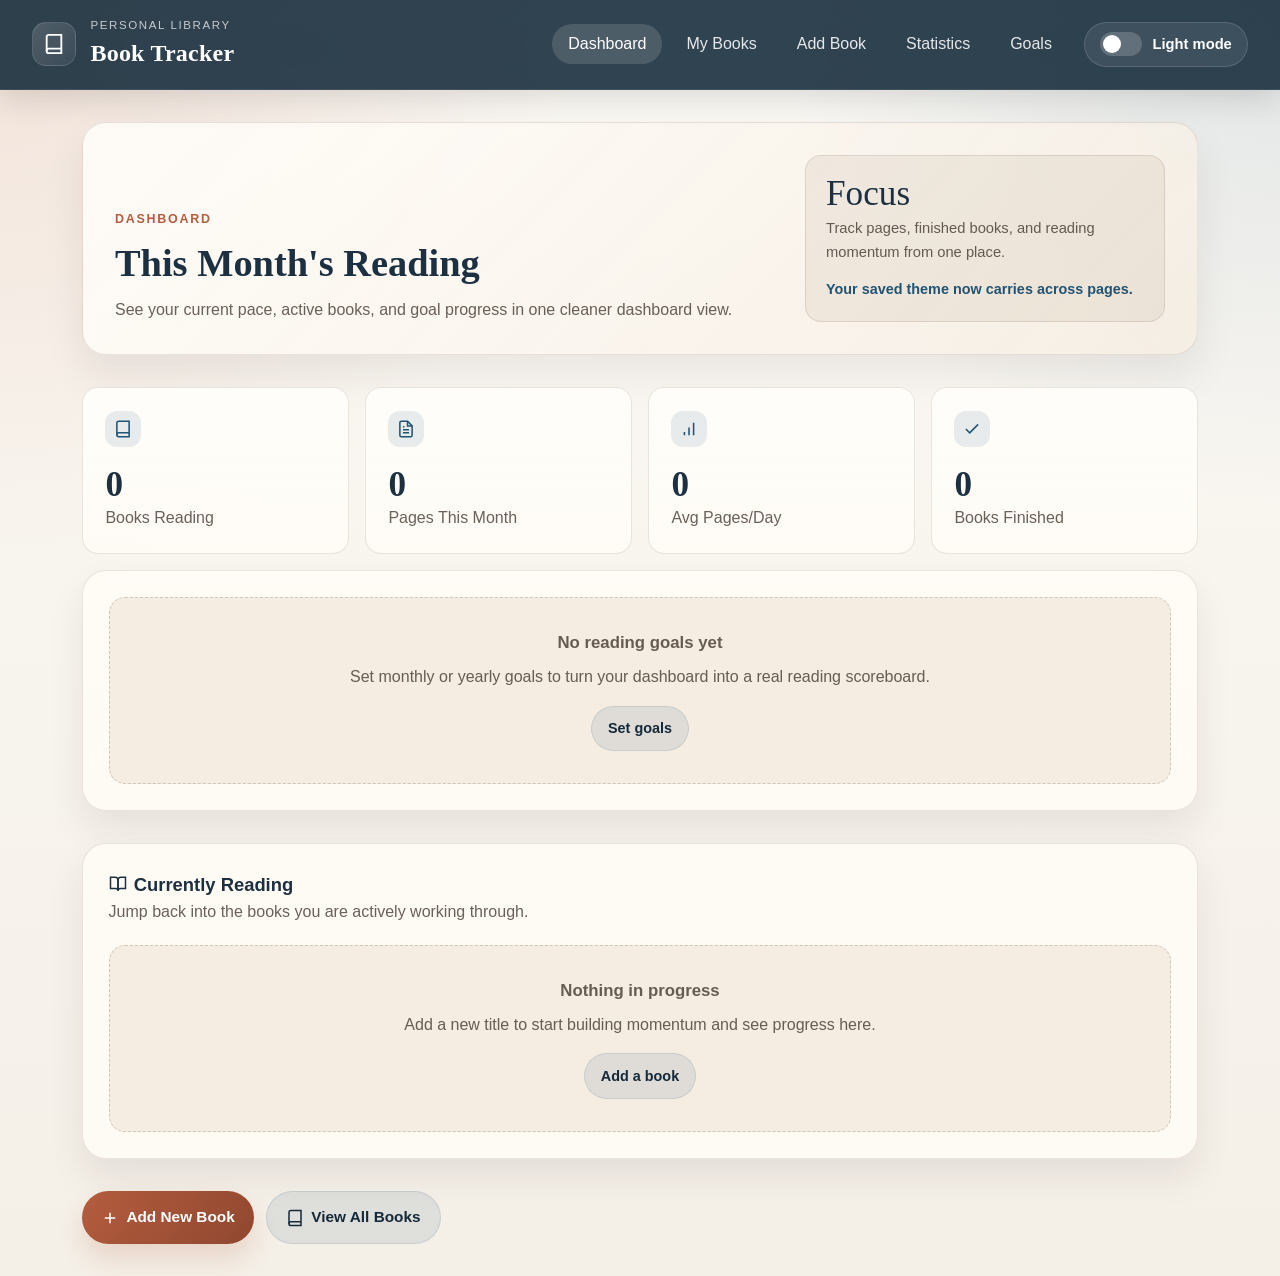
<file: index.html>
<!DOCTYPE html>
<html lang="en">
<head>
    <meta charset="UTF-8">
    <meta name="viewport" content="width=device-width, initial-scale=1.0">
    <title>Book Tracker - Dashboard</title>
    <link rel="stylesheet" href="css/styles.css">
</head>
<body>
    <nav class="navbar">
        <div class="brand">
            <div class="brand-mark">
                <svg class="icon" viewBox="0 0 24 24" fill="none" stroke="currentColor" stroke-width="2">
                    <path d="M4 19.5A2.5 2.5 0 0 1 6.5 17H20"></path>
                    <path d="M6.5 2H20v20H6.5A2.5 2.5 0 0 1 4 19.5v-15A2.5 2.5 0 0 1 6.5 2z"></path>
                </svg>
            </div>
            <div class="brand-copy">
                <span class="brand-kicker">Personal Library</span>
                <h1>Book Tracker</h1>
            </div>
        </div>
        <div class="nav-actions">
            <ul>
                <li><a href="index.html" class="active">Dashboard</a></li>
                <li><a href="books.html">My Books</a></li>
                <li><a href="add-book.html">Add Book</a></li>
                <li><a href="stats.html">Statistics</a></li>
                <li><a href="goals.html">Goals</a></li>
            </ul>
            <button type="button" class="theme-toggle" id="themeToggle" aria-label="Toggle color theme">
                <span class="theme-toggle-track" aria-hidden="true"><span class="theme-toggle-thumb"></span></span>
                <span class="theme-toggle-label" data-theme-label>Light mode</span>
            </button>
        </div>
    </nav>

    <div class="container">
        <section class="page-intro">
            <div class="page-intro-copy">
                <span class="eyebrow">Dashboard</span>
                <h2>This Month's Reading</h2>
                <p>See your current pace, active books, and goal progress in one cleaner dashboard view.</p>
            </div>
            <div class="hero-panel">
                <p class="hero-metric">Focus</p>
                <p class="hero-metric-label">Track pages, finished books, and reading momentum from one place.</p>
                <p class="hero-metric-note">Your saved theme now carries across pages.</p>
            </div>
        </section>

        <div class="stats-grid">
            <div class="stat-card">
                <svg class="stat-icon" viewBox="0 0 24 24" fill="none" stroke="currentColor" stroke-width="2">
                    <path d="M4 19.5A2.5 2.5 0 0 1 6.5 17H20"></path>
                    <path d="M6.5 2H20v20H6.5A2.5 2.5 0 0 1 4 19.5v-15A2.5 2.5 0 0 1 6.5 2z"></path>
                </svg>
                <h3 id="totalBooks">0</h3>
                <p>Books Reading</p>
            </div>
            <div class="stat-card">
                <svg class="stat-icon" viewBox="0 0 24 24" fill="none" stroke="currentColor" stroke-width="2">
                    <path d="M14 2H6a2 2 0 0 0-2 2v16a2 2 0 0 0 2 2h12a2 2 0 0 0 2-2V8z"></path>
                    <polyline points="14 2 14 8 20 8"></polyline>
                    <line x1="16" y1="13" x2="8" y2="13"></line>
                    <line x1="16" y1="17" x2="8" y2="17"></line>
                    <polyline points="10 9 9 9 8 9"></polyline>
                </svg>
                <h3 id="totalPages">0</h3>
                <p>Pages This Month</p>
            </div>
            <div class="stat-card">
                <svg class="stat-icon" viewBox="0 0 24 24" fill="none" stroke="currentColor" stroke-width="2">
                    <line x1="12" y1="20" x2="12" y2="10"></line>
                    <line x1="18" y1="20" x2="18" y2="4"></line>
                    <line x1="6" y1="20" x2="6" y2="16"></line>
                </svg>
                <h3 id="avgPages">0</h3>
                <p>Avg Pages/Day</p>
            </div>
            <div class="stat-card">
                <svg class="stat-icon" viewBox="0 0 24 24" fill="none" stroke="currentColor" stroke-width="2">
                    <polyline points="20 6 9 17 4 12"></polyline>
                </svg>
                <h3 id="booksFinished">0</h3>
                <p>Books Finished</p>
            </div>
        </div>

        <div class="section" id="goalsProgress"></div>

        <div class="section">
            <div class="section-header">
                <div>
                    <h3>
                        <svg class="icon-small" viewBox="0 0 24 24" fill="none" stroke="currentColor" stroke-width="2">
                            <path d="M2 3h6a4 4 0 0 1 4 4v14a3 3 0 0 0-3-3H2z"></path>
                            <path d="M22 3h-6a4 4 0 0 0-4 4v14a3 3 0 0 1 3-3h7z"></path>
                        </svg>
                        Currently Reading
                    </h3>
                    <p class="section-subtitle">Jump back into the books you are actively working through.</p>
                </div>
            </div>
            <div id="currentlyReading">
                <p>Loading...</p>
            </div>
        </div>

        <div class="quick-actions">
            <a href="add-book.html" class="btn btn-primary">
                <svg class="icon-small" viewBox="0 0 24 24" fill="none" stroke="currentColor" stroke-width="2">
                    <line x1="12" y1="5" x2="12" y2="19"></line>
                    <line x1="5" y1="12" x2="19" y2="12"></line>
                </svg>
                Add New Book
            </a>
            <a href="books.html" class="btn btn-secondary">
                <svg class="icon-small" viewBox="0 0 24 24" fill="none" stroke="currentColor" stroke-width="2">
                    <path d="M4 19.5A2.5 2.5 0 0 1 6.5 17H20"></path>
                    <path d="M6.5 2H20v20H6.5A2.5 2.5 0 0 1 4 19.5v-15A2.5 2.5 0 0 1 6.5 2z"></path>
                </svg>
                View All Books
            </a>
        </div>
    </div>

    <script src="js/app.js"></script>
</body>
</html>
</file>
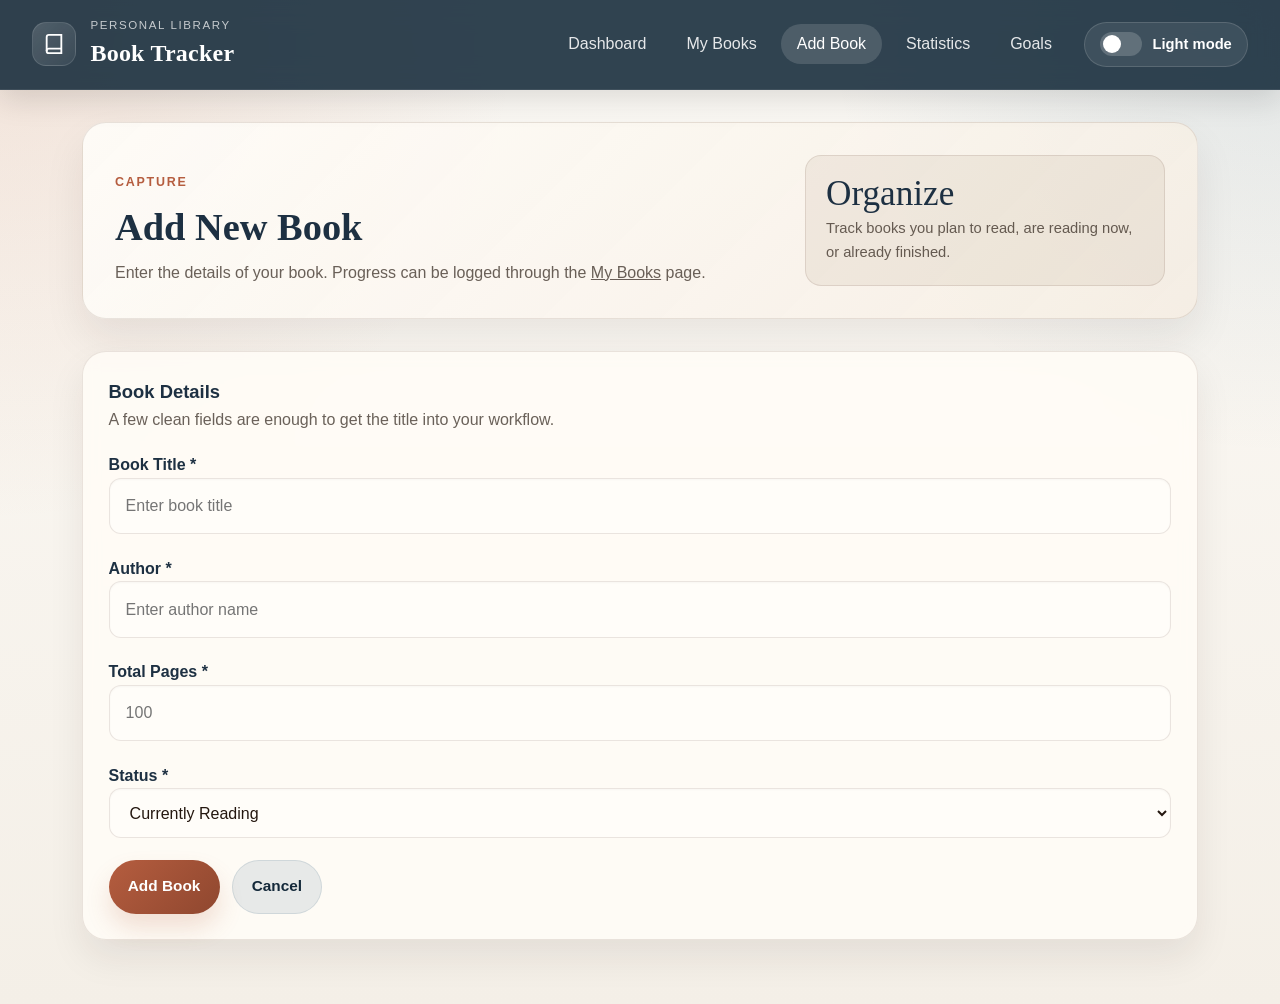
<file: add-book.html>
<!DOCTYPE html>
<html lang="en">
<head>
    <meta charset="UTF-8">
    <meta name="viewport" content="width=device-width, initial-scale=1.0">
    <title>Add Book - Book Tracker</title>
    <link rel="stylesheet" href="css/styles.css">
</head>
<body>
    <nav class="navbar">
        <div class="brand">
            <div class="brand-mark">
                <svg class="icon" viewBox="0 0 24 24" fill="none" stroke="currentColor" stroke-width="2">
                    <path d="M4 19.5A2.5 2.5 0 0 1 6.5 17H20"></path>
                    <path d="M6.5 2H20v20H6.5A2.5 2.5 0 0 1 4 19.5v-15A2.5 2.5 0 0 1 6.5 2z"></path>
                </svg>
            </div>
            <div class="brand-copy">
                <span class="brand-kicker">Personal Library</span>
                <h1>Book Tracker</h1>
            </div>
        </div>
        <div class="nav-actions">
            <ul>
                <li><a href="index.html">Dashboard</a></li>
                <li><a href="books.html">My Books</a></li>
                <li><a href="add-book.html" class="active">Add Book</a></li>
                <li><a href="stats.html">Statistics</a></li>
                <li><a href="goals.html">Goals</a></li>
            </ul>
            <button type="button" class="theme-toggle" id="themeToggle" aria-label="Toggle color theme">
                <span class="theme-toggle-track" aria-hidden="true"><span class="theme-toggle-thumb"></span></span>
                <span class="theme-toggle-label" data-theme-label>Light mode</span>
            </button>
        </div>
    </nav>

    <div class="container">
        <section class="page-intro">
            <div class="page-intro-copy">
                <span class="eyebrow">Capture</span>
                <h2>Add New Book</h2>
                <p>Enter the details of your book. Progress can be logged through the <a href="books.html">My Books</a> page.
            </div>
            <div class="hero-panel">
                <p class="hero-metric">Organize</p>
                <p class="hero-metric-label">Track books you plan to read, are reading now, or already finished.</p>
            </div>
        </section>

        <div class="section">
            <div class="section-header">
                <div>
                    <h3>Book Details</h3>
                    <p class="section-subtitle">A few clean fields are enough to get the title into your workflow.</p>
                </div>
            </div>
            <form id="addBookForm">
                <div class="form-group">
                    <label for="title">Book Title *</label>
                    <input type="text" id="title" required placeholder="Enter book title">
                </div>
                
                <div class="form-group">
                    <label for="author">Author *</label>
                    <input type="text" id="author" required placeholder="Enter author name">
                </div>
                
                <div class="form-group">
                    <label for="totalPages">Total Pages *</label>
                    <input type="number" id="totalPages" min="1" required placeholder="100">
                </div>
                
                <div class="form-group">
                    <label for="status">Status *</label>
                    <select id="status" required>
                        <option value="want">Want to Read</option>
                        <option value="reading" selected>Currently Reading</option>
                        <option value="finished">Finished</option>
                    </select>
                </div>
                
                <div class="form-actions">
                    <button type="submit" class="btn btn-primary">Add Book</button>
                    <a href="books.html" class="btn btn-secondary">Cancel</a>
                </div>
            </form>
        </div>
    </div>

    <script src="js/app.js"></script>
</body>
</html>
</file>
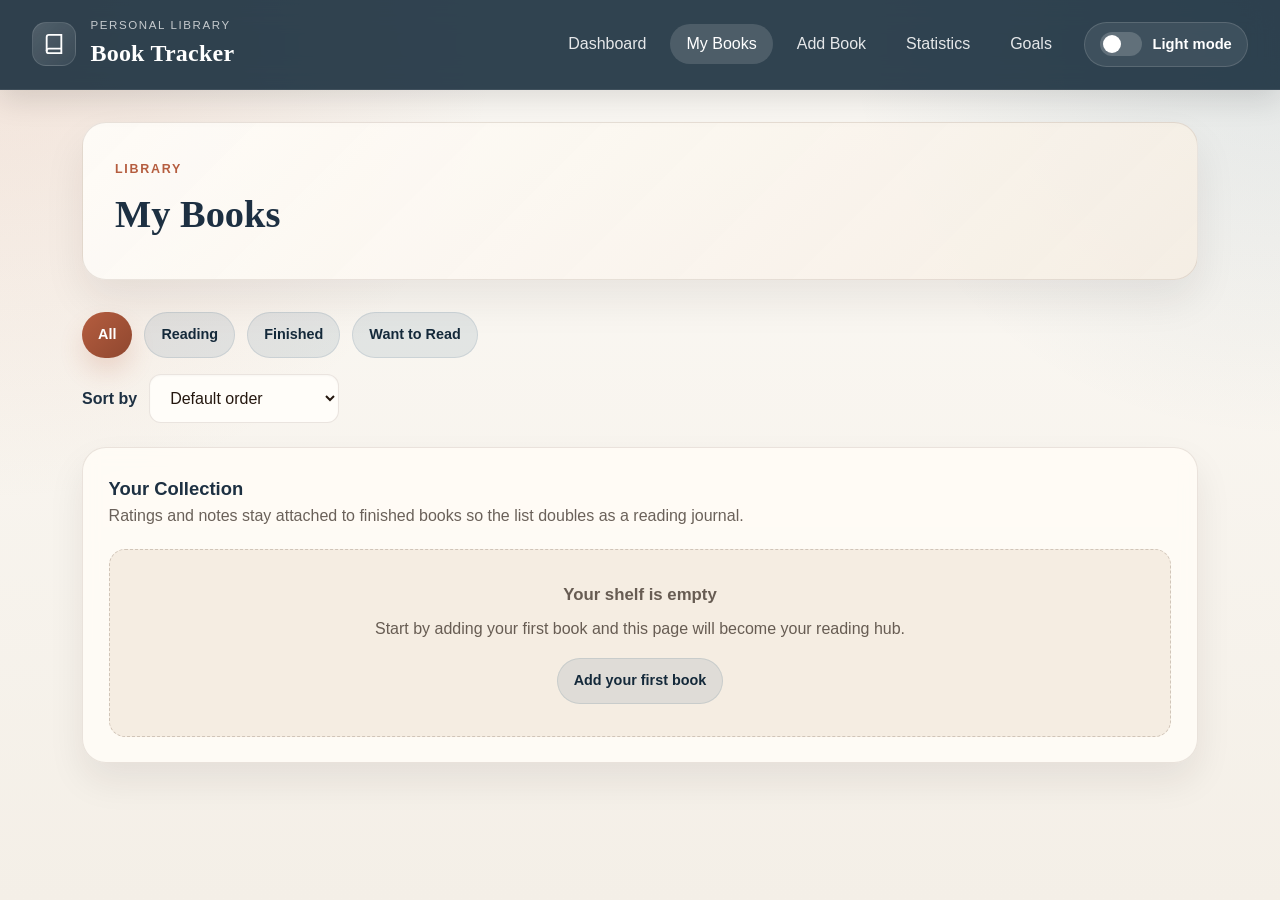
<file: books.html>
<!DOCTYPE html>
<html lang="en">
<head>
    <meta charset="UTF-8">
    <meta name="viewport" content="width=device-width, initial-scale=1.0">
    <title>My Books - Book Tracker</title>
    <link rel="stylesheet" href="css/styles.css">
</head>
<body>
    <nav class="navbar">
        <div class="brand">
            <div class="brand-mark">
                <svg class="icon" viewBox="0 0 24 24" fill="none" stroke="currentColor" stroke-width="2">
                    <path d="M4 19.5A2.5 2.5 0 0 1 6.5 17H20"></path>
                    <path d="M6.5 2H20v20H6.5A2.5 2.5 0 0 1 4 19.5v-15A2.5 2.5 0 0 1 6.5 2z"></path>
                </svg>
            </div>
            <div class="brand-copy">
                <span class="brand-kicker">Personal Library</span>
                <h1>Book Tracker</h1>
            </div>
        </div>
        <div class="nav-actions">
            <ul>
                <li><a href="index.html">Dashboard</a></li>
                <li><a href="books.html" class="active">My Books</a></li>
                <li><a href="add-book.html">Add Book</a></li>
                <li><a href="stats.html">Statistics</a></li>
                <li><a href="goals.html">Goals</a></li>
            </ul>
            <button type="button" class="theme-toggle" id="themeToggle" aria-label="Toggle color theme">
                <span class="theme-toggle-track" aria-hidden="true"><span class="theme-toggle-thumb"></span></span>
                <span class="theme-toggle-label" data-theme-label>Light mode</span>
            </button>
        </div>
    </nav>

    <div class="container">
        <section class="page-intro">
            <div class="page-intro-copy">
                <span class="eyebrow">Library</span>
                <h2>My Books</h2>
                
            </div>
        </section>
        
        <div class="filter-buttons">
            <button class="btn btn-small btn-primary" id="btn-all" onclick="filterBooks('all', this)">All</button>
            <button class="btn btn-small btn-secondary" id="btn-reading" onclick="filterBooks('reading', this)">Reading</button>
            <button class="btn btn-small btn-secondary" id="btn-finished" onclick="filterBooks('finished', this)">Finished</button>
            <button class="btn btn-small btn-secondary" id="btn-want" onclick="filterBooks('want', this)">Want to Read</button>
        </div>

        <div class="sort-controls">
            <label for="sortBooks">Sort by</label>
            <select id="sortBooks" onchange="setBookSort(this.value)">
                <option value="default">Default order</option>
                <option value="rating-desc">Highest rated</option>
                <option value="rating-asc">Lowest rated</option>
            </select>
        </div>
        
        <div class="section">
            <div class="section-header">
                <div>
                    <h3>Your Collection</h3>
                    <p class="section-subtitle">Ratings and notes stay attached to finished books so the list doubles as a reading journal.</p>
                </div>
            </div>
            <div id="bookList" class="book-list">
                <p>Loading books...</p>
            </div>
        </div>
    </div>

    <script src="js/app.js"></script>
</body>
</html>
</file>
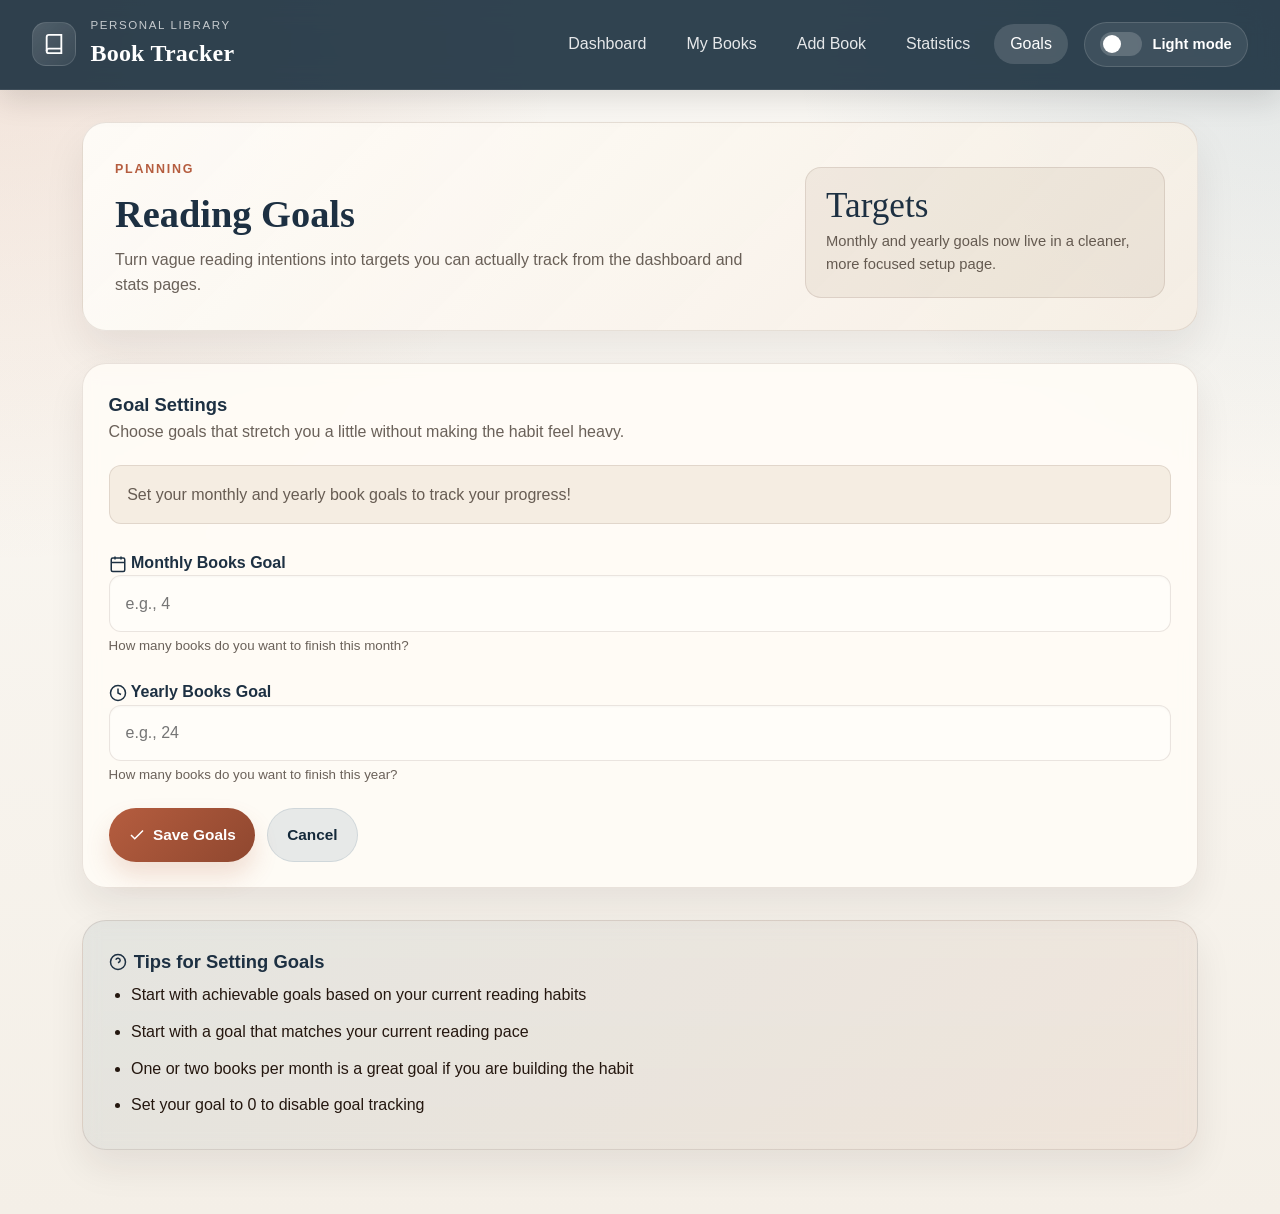
<file: goals.html>
<!DOCTYPE html>
<html lang="en">
<head>
    <meta charset="UTF-8">
    <meta name="viewport" content="width=device-width, initial-scale=1.0">
    <title>Reading Goals - Book Tracker</title>
    <link rel="stylesheet" href="css/styles.css">
</head>
<body>
    <nav class="navbar">
        <div class="brand">
            <div class="brand-mark">
                <svg class="icon" viewBox="0 0 24 24" fill="none" stroke="currentColor" stroke-width="2">
                    <path d="M4 19.5A2.5 2.5 0 0 1 6.5 17H20"></path>
                    <path d="M6.5 2H20v20H6.5A2.5 2.5 0 0 1 4 19.5v-15A2.5 2.5 0 0 1 6.5 2z"></path>
                </svg>
            </div>
            <div class="brand-copy">
                <span class="brand-kicker">Personal Library</span>
                <h1>Book Tracker</h1>
            </div>
        </div>
        <div class="nav-actions">
            <ul>
                <li><a href="index.html">Dashboard</a></li>
                <li><a href="books.html">My Books</a></li>
                <li><a href="add-book.html">Add Book</a></li>
                <li><a href="stats.html">Statistics</a></li>
                <li><a href="goals.html" class="active">Goals</a></li>
            </ul>
            <button type="button" class="theme-toggle" id="themeToggle" aria-label="Toggle color theme">
                <span class="theme-toggle-track" aria-hidden="true"><span class="theme-toggle-thumb"></span></span>
                <span class="theme-toggle-label" data-theme-label>Light mode</span>
            </button>
        </div>
    </nav>

    <div class="container">
        <section class="page-intro">
            <div class="page-intro-copy">
                <span class="eyebrow">Planning</span>
                <h2>Reading Goals</h2>
                <p>Turn vague reading intentions into targets you can actually track from the dashboard and stats pages.</p>
            </div>
            <div class="hero-panel">
                <p class="hero-metric">Targets</p>
                <p class="hero-metric-label">Monthly and yearly goals now live in a cleaner, more focused setup page.</p>
            </div>
        </section>
        
        <div class="section">
            <div class="section-header">
                <div>
                    <h3>Goal Settings</h3>
                    <p class="section-subtitle">Choose goals that stretch you a little without making the habit feel heavy.</p>
                </div>
            </div>
            <p class="info-text">Set your monthly and yearly book goals to track your progress!</p>
            
            <form id="goalsForm">
                <div class="form-group">
                    <label for="monthlyGoal">
                        <svg class="icon-small" viewBox="0 0 24 24" fill="none" stroke="currentColor" stroke-width="2">
                            <rect x="3" y="4" width="18" height="18" rx="2" ry="2"></rect>
                            <line x1="16" y1="2" x2="16" y2="6"></line>
                            <line x1="8" y1="2" x2="8" y2="6"></line>
                            <line x1="3" y1="10" x2="21" y2="10"></line>
                        </svg>
                        Monthly Books Goal
                    </label>
                    <input type="number" id="monthlyGoal" min="0" placeholder="e.g., 4">
                    <small>How many books do you want to finish this month?</small>
                </div>
                
                <div class="form-group">
                    <label for="yearlyGoal">
                        <svg class="icon-small" viewBox="0 0 24 24" fill="none" stroke="currentColor" stroke-width="2">
                            <circle cx="12" cy="12" r="10"></circle>
                            <polyline points="12 6 12 12 16 14"></polyline>
                        </svg>
                        Yearly Books Goal
                    </label>
                    <input type="number" id="yearlyGoal" min="0" placeholder="e.g., 24">
                    <small>How many books do you want to finish this year?</small>
                </div>
                
                <div class="form-actions">
                    <button type="submit" class="btn btn-primary">
                        <svg class="icon-small" viewBox="0 0 24 24" fill="none" stroke="currentColor" stroke-width="2">
                            <polyline points="20 6 9 17 4 12"></polyline>
                        </svg>
                        Save Goals
                    </button>
                    <a href="index.html" class="btn btn-secondary">Cancel</a>
                </div>
            </form>
        </div>
        
        <div class="section tips">
            <h3>
                <svg class="icon-small" viewBox="0 0 24 24" fill="none" stroke="currentColor" stroke-width="2">
                    <circle cx="12" cy="12" r="10"></circle>
                    <path d="M9.09 9a3 3 0 0 1 5.83 1c0 2-3 3-3 3"></path>
                    <line x1="12" y1="17" x2="12.01" y2="17"></line>
                </svg>
                Tips for Setting Goals
            </h3>
            <ul>
                <li>Start with achievable goals based on your current reading habits</li>
                <li>Start with a goal that matches your current reading pace</li>
                <li>One or two books per month is a great goal if you are building the habit</li>
                <li>Set your goal to 0 to disable goal tracking</li>
            </ul>
        </div>
    </div>

    <script src="js/app.js"></script>
</body>
</html>
</file>
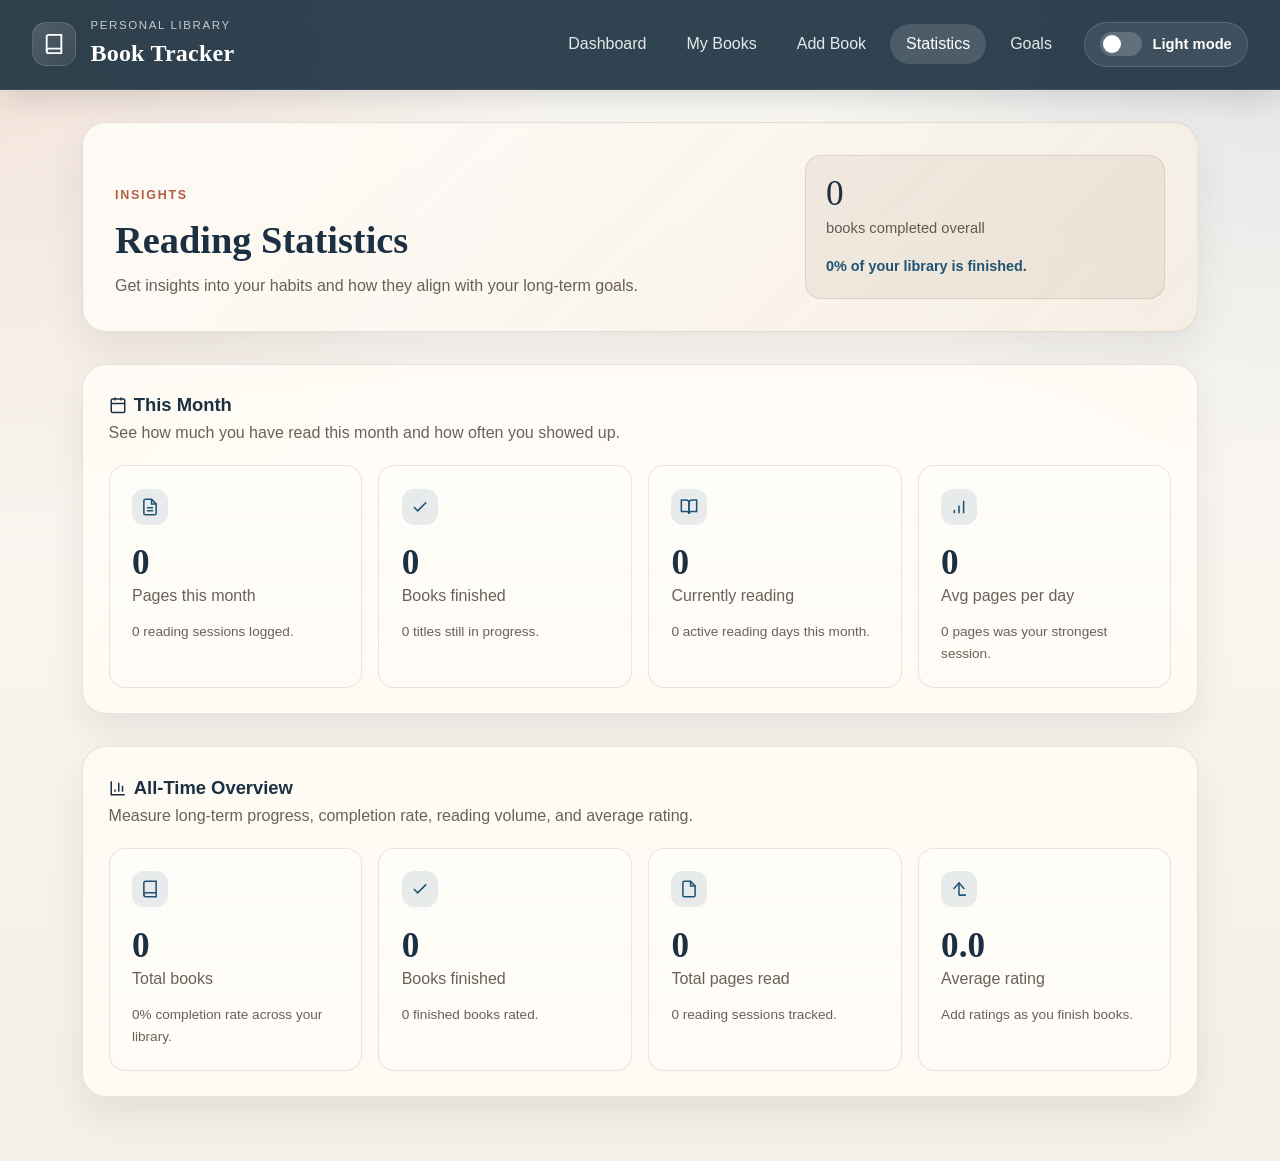
<file: stats.html>
<!DOCTYPE html>
<html lang="en">
<head>
    <meta charset="UTF-8">
    <meta name="viewport" content="width=device-width, initial-scale=1.0">
    <title>Statistics - Book Tracker</title>
    <link rel="stylesheet" href="css/styles.css">
</head>
<body>
    <nav class="navbar">
        <div class="brand">
            <div class="brand-mark">
                <svg class="icon" viewBox="0 0 24 24" fill="none" stroke="currentColor" stroke-width="2">
                    <path d="M4 19.5A2.5 2.5 0 0 1 6.5 17H20"></path>
                    <path d="M6.5 2H20v20H6.5A2.5 2.5 0 0 1 4 19.5v-15A2.5 2.5 0 0 1 6.5 2z"></path>
                </svg>
            </div>
            <div class="brand-copy">
                <span class="brand-kicker">Personal Library</span>
                <h1>Book Tracker</h1>
            </div>
        </div>
        <div class="nav-actions">
            <ul>
                <li><a href="index.html">Dashboard</a></li>
                <li><a href="books.html">My Books</a></li>
                <li><a href="add-book.html">Add Book</a></li>
                <li><a href="stats.html" class="active">Statistics</a></li>
                <li><a href="goals.html">Goals</a></li>
            </ul>
            <button type="button" class="theme-toggle" id="themeToggle" aria-label="Toggle color theme">
                <span class="theme-toggle-track" aria-hidden="true"><span class="theme-toggle-thumb"></span></span>
                <span class="theme-toggle-label" data-theme-label>Light mode</span>
            </button>
        </div>
    </nav>

    <div class="container">
        <section class="page-intro">
            <div class="page-intro-copy">
                <span class="eyebrow">Insights</span>
                <h2>Reading Statistics</h2>
                <p>Get insights into your habits and how they align with your long-term goals.</p>
            </div>
            <div class="hero-panel" id="statsSummary">
                <p class="hero-metric">0</p>
                <p class="hero-metric-label">books completed overall</p>
                <p class="hero-metric-note">Loading stats...</p>
            </div>
        </section>
        
        <div class="section">
            <div class="section-header">
                <div>
                    <h3>
                        <svg class="icon-small" viewBox="0 0 24 24" fill="none" stroke="currentColor" stroke-width="2">
                            <rect x="3" y="4" width="18" height="18" rx="2" ry="2"></rect>
                            <line x1="16" y1="2" x2="16" y2="6"></line>
                            <line x1="8" y1="2" x2="8" y2="6"></line>
                            <line x1="3" y1="10" x2="21" y2="10"></line>
                        </svg>
                        This Month
                    </h3>
                    <p class="section-subtitle">See how much you have read this month and how often you showed up.</p>
                </div>
            </div>
            <div id="monthlyStats" class="stats-grid">
                <p>Loading monthly stats...</p>
            </div>
        </div>
        
        <div class="section">
            <div class="section-header">
                <div>
                    <h3>
                        <svg class="icon-small" viewBox="0 0 24 24" fill="none" stroke="currentColor" stroke-width="2">
                            <path d="M3 3v18h18"></path>
                            <path d="M18 17V9"></path>
                            <path d="M13 17V5"></path>
                            <path d="M8 17v-3"></path>
                        </svg>
                        All-Time Overview
                    </h3>
                    <p class="section-subtitle">Measure long-term progress, completion rate, reading volume, and average rating.</p>
                </div>
            </div>
            <div id="alltimeStats" class="stats-grid">
                <p>Loading all-time stats...</p>
            </div>
        </div>
    </div>

    <script src="js/app.js"></script>
</body>
</html>
</file>
<file: css/styles.css>
:root {
    color-scheme: light;
    --bg-main: #f4efe7;
    --bg-accent: radial-gradient(circle at top left, rgba(195, 119, 84, 0.18), transparent 32%), radial-gradient(circle at top right, rgba(33, 83, 115, 0.12), transparent 28%), linear-gradient(180deg, #fcfaf6 0%, #f4efe7 100%);
    --surface: rgba(255, 252, 246, 0.88);
    --surface-strong: #fffdf9;
    --surface-muted: #f5ede2;
    --surface-inset: rgba(124, 88, 60, 0.08);
    --border-soft: rgba(81, 54, 38, 0.12);
    --border-strong: rgba(81, 54, 38, 0.22);
    --shadow-soft: rgba(43, 31, 22, 0.08);
    --shadow-strong: rgba(43, 31, 22, 0.14);
    --text-main: #24170f;
    --text-muted: rgba(36, 23, 15, 0.68);
    --heading: #1d3042;
    --accent: #215373;
    --accent-strong: #14293a;
    --accent-pop: #b55d3f;
    --accent-pop-strong: #8f472f;
    --success: #2f6d55;
    --warning: #9a6b17;
    --white: #ffffff;
    --focus-ring: rgba(33, 83, 115, 0.22);
    --radius-lg: 24px;
    --radius-md: 16px;
    --radius-sm: 12px;
}

[data-theme="dark"] {
    color-scheme: dark;
    --bg-main: #10161d;
    --bg-accent: radial-gradient(circle at top left, rgba(181, 93, 63, 0.22), transparent 28%), radial-gradient(circle at top right, rgba(78, 145, 188, 0.16), transparent 30%), linear-gradient(180deg, #141b23 0%, #0f151c 100%);
    --surface: rgba(20, 27, 35, 0.9);
    --surface-strong: #18212b;
    --surface-muted: #111820;
    --surface-inset: rgba(255, 255, 255, 0.05);
    --border-soft: rgba(202, 221, 235, 0.1);
    --border-strong: rgba(202, 221, 235, 0.18);
    --shadow-soft: rgba(0, 0, 0, 0.28);
    --shadow-strong: rgba(0, 0, 0, 0.36);
    --text-main: #edf3f8;
    --text-muted: rgba(237, 243, 248, 0.68);
    --heading: #f8fbff;
    --accent: #7bb8e2;
    --accent-strong: #d9ebf8;
    --accent-pop: #c86442;
    --accent-pop-strong: #a14c30;
    --success: #6dcc9d;
    --warning: #e3b85b;
    --focus-ring: rgba(123, 184, 226, 0.26);
}

* {
    margin: 0;
    padding: 0;
    box-sizing: border-box;
}

html {
    scroll-behavior: smooth;
}

body {
    min-height: 100vh;
    font-family: "Segoe UI", "Helvetica Neue", Arial, sans-serif;
    background: var(--bg-accent);
    background-color: var(--bg-main);
    color: var(--text-main);
    line-height: 1.6;
}

a {
    color: inherit;
}

button,
input,
select,
textarea {
    font: inherit;
}

button:focus-visible,
a:focus-visible,
input:focus-visible,
select:focus-visible,
textarea:focus-visible {
    outline: 3px solid var(--focus-ring);
    outline-offset: 2px;
}

.navbar {
    position: sticky;
    top: 0;
    z-index: 20;
    display: flex;
    justify-content: space-between;
    align-items: center;
    gap: 1rem;
    padding: 1rem 2rem;
    background: rgba(20, 41, 58, 0.88);
    backdrop-filter: blur(14px);
    color: var(--white);
    border-bottom: 1px solid rgba(255, 255, 255, 0.08);
    box-shadow: 0 10px 30px rgba(0, 0, 0, 0.12);
}

.brand {
    display: flex;
    align-items: center;
    gap: 0.9rem;
}

.brand-mark {
    display: inline-flex;
    align-items: center;
    justify-content: center;
    width: 44px;
    height: 44px;
    border-radius: 14px;
    background: linear-gradient(135deg, rgba(255, 255, 255, 0.16), rgba(255, 255, 255, 0.06));
    border: 1px solid rgba(255, 255, 255, 0.12);
}

.navbar h1 {
    font-family: Georgia, "Times New Roman", serif;
    font-size: 1.5rem;
    font-weight: 700;
    letter-spacing: 0.01em;
    display: flex;
    align-items: center;
}

.brand-copy {
    display: flex;
    flex-direction: column;
}

.brand-kicker {
    font-size: 0.72rem;
    letter-spacing: 0.14em;
    text-transform: uppercase;
    color: rgba(255, 255, 255, 0.72);
}

.nav-actions {
    display: flex;
    align-items: center;
    gap: 1rem;
    flex-wrap: wrap;
    justify-content: flex-end;
}

.navbar ul {
    display: flex;
    flex-wrap: wrap;
    list-style: none;
    gap: 0.5rem;
}

.navbar a {
    color: rgba(255, 255, 255, 0.88);
    text-decoration: none;
    padding: 0.7rem 1rem;
    border-radius: 999px;
    transition: background-color 0.2s ease, color 0.2s ease, transform 0.2s ease;
}

.navbar a:hover,
.navbar a.active {
    background-color: rgba(255, 255, 255, 0.14);
    color: var(--white);
}

.theme-toggle {
    display: inline-flex;
    align-items: center;
    gap: 0.65rem;
    padding: 0.6rem 0.95rem;
    border-radius: 999px;
    border: 1px solid rgba(255, 255, 255, 0.14);
    background: rgba(255, 255, 255, 0.08);
    color: var(--white);
    cursor: pointer;
    transition: background-color 0.2s ease, transform 0.2s ease, border-color 0.2s ease;
}

.theme-toggle:hover {
    transform: translateY(-1px);
    background: rgba(255, 255, 255, 0.14);
}

.theme-toggle-track {
    position: relative;
    width: 42px;
    height: 24px;
    border-radius: 999px;
    background: rgba(255, 255, 255, 0.18);
}

.theme-toggle-thumb {
    position: absolute;
    top: 3px;
    left: 3px;
    width: 18px;
    height: 18px;
    border-radius: 50%;
    background: var(--white);
    transition: transform 0.2s ease;
}

[data-theme="dark"] .theme-toggle-thumb {
    transform: translateX(18px);
}

.theme-toggle-label {
    font-size: 0.92rem;
    font-weight: 600;
}

.container {
    max-width: 1180px;
    margin: 0 auto;
    padding: 2rem;
}

.page-intro {
    display: grid;
    grid-template-columns: minmax(0, 1.7fr) minmax(240px, 360px);
    justify-content: space-between;
    align-items: end;
    gap: 2rem;
    padding: 2rem;
    margin-bottom: 2rem;
    border-radius: var(--radius-lg);
    background: linear-gradient(135deg, rgba(255, 253, 249, 0.9), rgba(245, 237, 226, 0.86));
    border: 1px solid var(--border-soft);
    box-shadow: 0 20px 40px var(--shadow-soft);
}

[data-theme="dark"] .page-intro {
    background: linear-gradient(135deg, rgba(24, 33, 43, 0.92), rgba(17, 24, 32, 0.88));
}

.page-intro-copy {
    max-width: 680px;
}

.eyebrow {
    display: inline-block;
    margin-bottom: 0.8rem;
    color: var(--accent-pop);
    font-size: 0.78rem;
    font-weight: 700;
    letter-spacing: 0.14em;
    text-transform: uppercase;
}

h2 {
    margin-bottom: 0.75rem;
    color: var(--heading);
    font-family: Georgia, "Times New Roman", serif;
    font-size: clamp(2rem, 3vw, 3rem);
    line-height: 1.1;
}

.page-intro-copy p,
.section-subtitle,
.section-header p,
.empty-state p,
.info-text,
.book-info p,
.book-card p,
.stat-card p,
.form-group small,
.sort-controls,
.stat-trend,
.hero-metric-label,
.theme-hint,
#goalsProgress p {
    color: var(--text-muted);
}

.hero-panel {
    min-width: 0;
    width: 100%;
    padding: 1.25rem;
    border-radius: var(--radius-md);
    background: var(--surface-inset);
    border: 1px solid var(--border-soft);
}

.hero-metric {
    font-size: 2.2rem;
    line-height: 1;
    color: var(--heading);
    font-family: Georgia, "Times New Roman", serif;
}

.hero-metric-label {
    margin-top: 0.4rem;
    font-size: 0.92rem;
}

.hero-metric-note {
    margin-top: 0.85rem;
    font-size: 0.9rem;
    color: var(--accent);
    font-weight: 600;
}

.section {
    background: var(--surface);
    padding: 1.6rem;
    border-radius: var(--radius-lg);
    border: 1px solid var(--border-soft);
    box-shadow: 0 18px 36px var(--shadow-soft);
    margin-bottom: 2rem;
    backdrop-filter: blur(8px);
}

.section-header {
    display: flex;
    align-items: flex-start;
    justify-content: space-between;
    gap: 1rem;
    margin-bottom: 1.25rem;
}

.section h3,
#goalsProgress h3 {
    display: flex;
    align-items: center;
    gap: 0.45rem;
    color: var(--heading);
    font-size: 1.15rem;
}

.stats-grid {
    display: grid;
    grid-template-columns: repeat(auto-fit, minmax(210px, 1fr));
    gap: 1rem;
}

.container > .stats-grid {
    margin-bottom: 1rem;
}

.stat-card {
    padding: 1.4rem;
    border-radius: var(--radius-md);
    border: 1px solid var(--border-soft);
    background: linear-gradient(180deg, var(--surface-strong), var(--surface));
    box-shadow: inset 0 1px 0 rgba(255, 255, 255, 0.24);
}

.stat-card h3 {
    margin: 0.8rem 0 0.2rem;
    color: var(--heading);
    font-size: 2.2rem;
    line-height: 1;
    font-family: Georgia, "Times New Roman", serif;
}

.stat-icon {
    width: 36px;
    height: 36px;
    padding: 0.55rem;
    border-radius: 12px;
    background: rgba(33, 83, 115, 0.1);
    stroke: var(--accent);
}

.stat-trend {
    margin-top: 0.75rem;
    font-size: 0.85rem;
}

.book-card,
.goal-card {
    background: linear-gradient(180deg, var(--surface-strong), var(--surface));
    padding: 1.3rem;
    border-radius: var(--radius-md);
    margin-bottom: 1rem;
    border: 1px solid var(--border-soft);
    box-shadow: 0 10px 24px var(--shadow-soft);
}

.book-card h4,
.book-info h4 {
    color: var(--heading);
    margin-bottom: 0.45rem;
    font-size: 1.08rem;
}

.progress-bar {
    background: var(--surface-inset);
    height: 12px;
    border-radius: 999px;
    margin: 1rem 0 0.75rem;
    overflow: hidden;
}

.progress-fill {
    background: linear-gradient(90deg, var(--accent), var(--accent-pop));
    height: 100%;
    border-radius: inherit;
    transition: width 0.3s ease;
}

.quick-actions,
.filter-buttons,
.form-actions,
.book-actions {
    display: flex;
    flex-wrap: wrap;
    gap: 0.75rem;
}

.book-actions {
    align-items: flex-start;
}

.filter-buttons {
    margin-bottom: 1rem;
}

.sort-controls {
    display: flex;
    align-items: center;
    gap: 0.75rem;
    margin-bottom: 1.5rem;
}

.sort-controls label,
.form-group label,
.meta-label,
.notes-field {
    color: var(--heading);
    font-weight: 600;
}

.sort-controls select,
.form-group input,
.form-group select,
.book-notes-input {
    width: 100%;
    padding: 0.9rem 1rem;
    border: 1px solid var(--border-soft);
    border-radius: var(--radius-sm);
    background: var(--surface-strong);
    color: var(--text-main);
    box-shadow: inset 0 1px 2px rgba(0, 0, 0, 0.03);
    transition: border-color 0.2s ease, box-shadow 0.2s ease, transform 0.2s ease;
}

.sort-controls select {
    width: auto;
    min-width: 190px;
    max-height: fit-content;
}

.sort-controls select:focus,
.form-group input:focus,
.form-group select:focus,
.book-notes-input:focus {
    outline: none;
    border-color: var(--accent);
    box-shadow: 0 0 0 4px var(--focus-ring);
}

.btn {
    display: inline-flex;
    align-items: center;
    justify-content: center;
    gap: 0.45rem;
    padding: 0.85rem 1.2rem;
    border: none;
    border-radius: 999px;
    text-decoration: none;
    cursor: pointer;
    font-size: 0.96rem;
    font-weight: 600;
    transition: transform 0.2s ease, box-shadow 0.2s ease, background-color 0.2s ease;
}

.btn:hover {
    transform: translateY(-1px);
}

.btn-primary {
    background: linear-gradient(135deg, var(--accent-pop), var(--accent-pop-strong));
    color: var(--white);
    box-shadow: 0 14px 24px rgba(181, 93, 63, 0.18);
}

.btn-secondary {
    background: rgba(33, 83, 115, 0.1);
    color: var(--accent-strong);
    border: 1px solid rgba(33, 83, 115, 0.12);
}

[data-theme="dark"] .btn-secondary {
    color: var(--accent-strong);
    background: rgba(123, 184, 226, 0.12);
    border-color: rgba(123, 184, 226, 0.16);
}

.btn-danger {
    background: rgba(181, 93, 63, 0.12);
    color: var(--accent-pop-strong);
    border: 1px solid rgba(181, 93, 63, 0.18);
}

.btn-small {
    padding: 0.65rem 1rem;
    font-size: 0.9rem;
}

.book-list {
    display: grid;
    gap: 1rem;
}

.book-item {
    background: linear-gradient(180deg, var(--surface-strong), var(--surface));
    padding: 1.4rem;
    border-radius: var(--radius-md);
    border: 1px solid var(--border-soft);
    box-shadow: 0 16px 30px var(--shadow-soft);
    display: flex;
    justify-content: space-between;
    align-items: flex-start;
    gap: 1.25rem;
}

.book-main {
    flex: 1;
    min-width: 0;
}

.book-info {
    flex: 1;
    min-width: 0;
}

.book-meta {
    margin-top: 1rem;
}

.book-notes-title {
    margin-bottom: 0.55rem;
    font-size: 0.85rem;
    font-weight: 700;
    letter-spacing: 0.08em;
    text-transform: uppercase;
    color: var(--text-muted);
}

.book-notes-panel {
    min-width: 0;
}

.book-logs {
    margin-top: 1rem;
    border: 1px solid var(--border-soft);
    border-radius: var(--radius-sm);
    background: var(--surface-muted);
    overflow: hidden;
}

.book-logs summary {
    list-style: none;
    cursor: pointer;
    padding: 0.9rem 1rem;
    display: flex;
    align-items: center;
    justify-content: space-between;
    gap: 0.75rem;
    font-weight: 600;
    color: var(--heading);
}

.book-logs summary::-webkit-details-marker {
    display: none;
}

.book-logs summary::after {
    content: '+';
    font-size: 1.1rem;
    color: var(--accent);
}

.book-logs[open] summary::after {
    content: '-';
}

.book-logs-summary {
    color: var(--text-muted);
    font-size: 0.88rem;
    font-weight: 500;
    margin-left: auto;
    padding-right: 0.25rem;
}

.book-log-list {
    padding: 0 1rem 1rem;
    display: grid;
    gap: 0.65rem;
}

.book-log-entry {
    display: flex;
    align-items: center;
    justify-content: space-between;
    gap: 0.75rem;
    padding: 0.8rem 0.9rem;
    border-radius: var(--radius-sm);
    background: var(--surface);
    border: 1px solid var(--border-soft);
}

.book-log-date {
    font-weight: 600;
    color: var(--heading);
}

.book-log-pages {
    color: var(--text-muted);
}

.book-log-empty {
    padding: 0 1rem 1rem;
    color: var(--text-muted);
}

.rating-row {
    display: flex;
    align-items: center;
    flex-wrap: wrap;
    gap: 0.6rem;
    margin-bottom: 0.85rem;
}

.rating-stars {
    display: inline-flex;
    gap: 0.25rem;
}

.rating-star {
    border: 1px solid var(--border-soft);
    background: var(--surface-inset);
    color: var(--text-muted);
    cursor: pointer;
    font-size: 1.25rem;
    line-height: 1;
    padding: 0.35rem 0.45rem;
    border-radius: 999px;
    transition: background-color 0.2s ease, color 0.2s ease, border-color 0.2s ease, transform 0.2s ease;
}

.rating-star:hover,
.rating-star.is-active {
    background: rgba(181, 93, 63, 0.12);
    color: var(--accent-pop);
    border-color: rgba(181, 93, 63, 0.22);
    transform: translateY(-1px);
}

.book-notes-input {
    min-height: 96px;
    margin-top: 0.5rem;
    resize: vertical;
}

.book-note-card {
    padding: 0.95rem 1rem;
    border-radius: var(--radius-sm);
    background: var(--surface-muted);
    border: 1px solid var(--border-soft);
}

.book-note-card p {
    margin: 0;
    line-height: 1.6;
    word-break: break-word;
}

.status-badge {
    display: inline-flex;
    align-items: center;
    padding: 0.38rem 0.8rem;
    border-radius: 999px;
    font-size: 0.82rem;
    font-weight: 700;
    letter-spacing: 0.02em;
    margin-top: 0.85rem;
}

.status-want {
    background: rgba(181, 93, 63, 0.12);
    color: var(--accent-pop);
}

.status-reading {
    background: rgba(33, 83, 115, 0.12);
    color: var(--accent);
}

.status-finished {
    background: rgba(47, 109, 85, 0.14);
    color: var(--success);
}

.goal-header {
    display: flex;
    justify-content: space-between;
    align-items: center;
    gap: 1rem;
    margin-bottom: 1rem;
    font-weight: 500;
}

.goal-percentage {
    color: var(--accent-pop);
    font-weight: 700;
}

.form-group {
    margin-bottom: 1.35rem;
}

.info-text {
    margin-bottom: 1.6rem;
    padding: 1rem 1.1rem;
    background: var(--surface-muted);
    border-radius: var(--radius-sm);
    border: 1px solid var(--border-soft);
}

.tips {
    background: linear-gradient(135deg, rgba(33, 83, 115, 0.08), rgba(181, 93, 63, 0.08));
}

.tips ul {
    list-style: disc;
    padding-left: 1.4rem;
}

.tips li {
    padding: 0.35rem 0;
}

.empty-state {
    text-align: center;
    padding: 2rem 1rem;
    border: 1px dashed var(--border-strong);
    border-radius: var(--radius-md);
    background: var(--surface-muted);
}

.empty-state-title {
    color: var(--heading);
    margin-bottom: 0.45rem;
    font-size: 1.05rem;
    font-weight: 700;
}

.empty-state .btn {
    margin-top: 1rem;
}

.icon,
.icon-small {
    display: inline-block;
    vertical-align: middle;
    flex-shrink: 0;
}

.icon {
    width: 22px;
    height: 22px;
}

.icon-small {
    width: 18px;
    height: 18px;
}

.sr-only {
    position: absolute;
    width: 1px;
    height: 1px;
    padding: 0;
    margin: -1px;
    overflow: hidden;
    clip: rect(0, 0, 0, 0);
    white-space: nowrap;
    border: 0;
}

@media (max-width: 560px) {
    .navbar,
    .page-intro {
        padding: 1rem 1.25rem;
    }

    .navbar {
        align-items: flex-start;
    }

    .container {
        padding: 1.25rem;
    }

    .page-intro {
        grid-template-columns: 1fr;
        align-items: stretch;
    }

    .hero-panel {
        max-width: none;
    }
}

@media (max-width: 768px) {
    .book-main,
    .book-item,
    .goal-header,
    .section-header,
    .nav-actions {
        flex-direction: column;
        align-items: flex-start;
    }

    .book-notes-panel {
        width: 100%;
    }

    .quick-actions,
    .form-actions,
    .book-actions,
    .filter-buttons {
        width: 100%;
    }

    .book-actions .btn,
    .quick-actions .btn,
    .form-actions .btn,
    .filter-buttons .btn,
    .theme-toggle {
        width: 100%;
    }

    .sort-controls {
        flex-direction: column;
        align-items: stretch;
    }

    .sort-controls select {
        width: 100%;
    }
}
</file>
